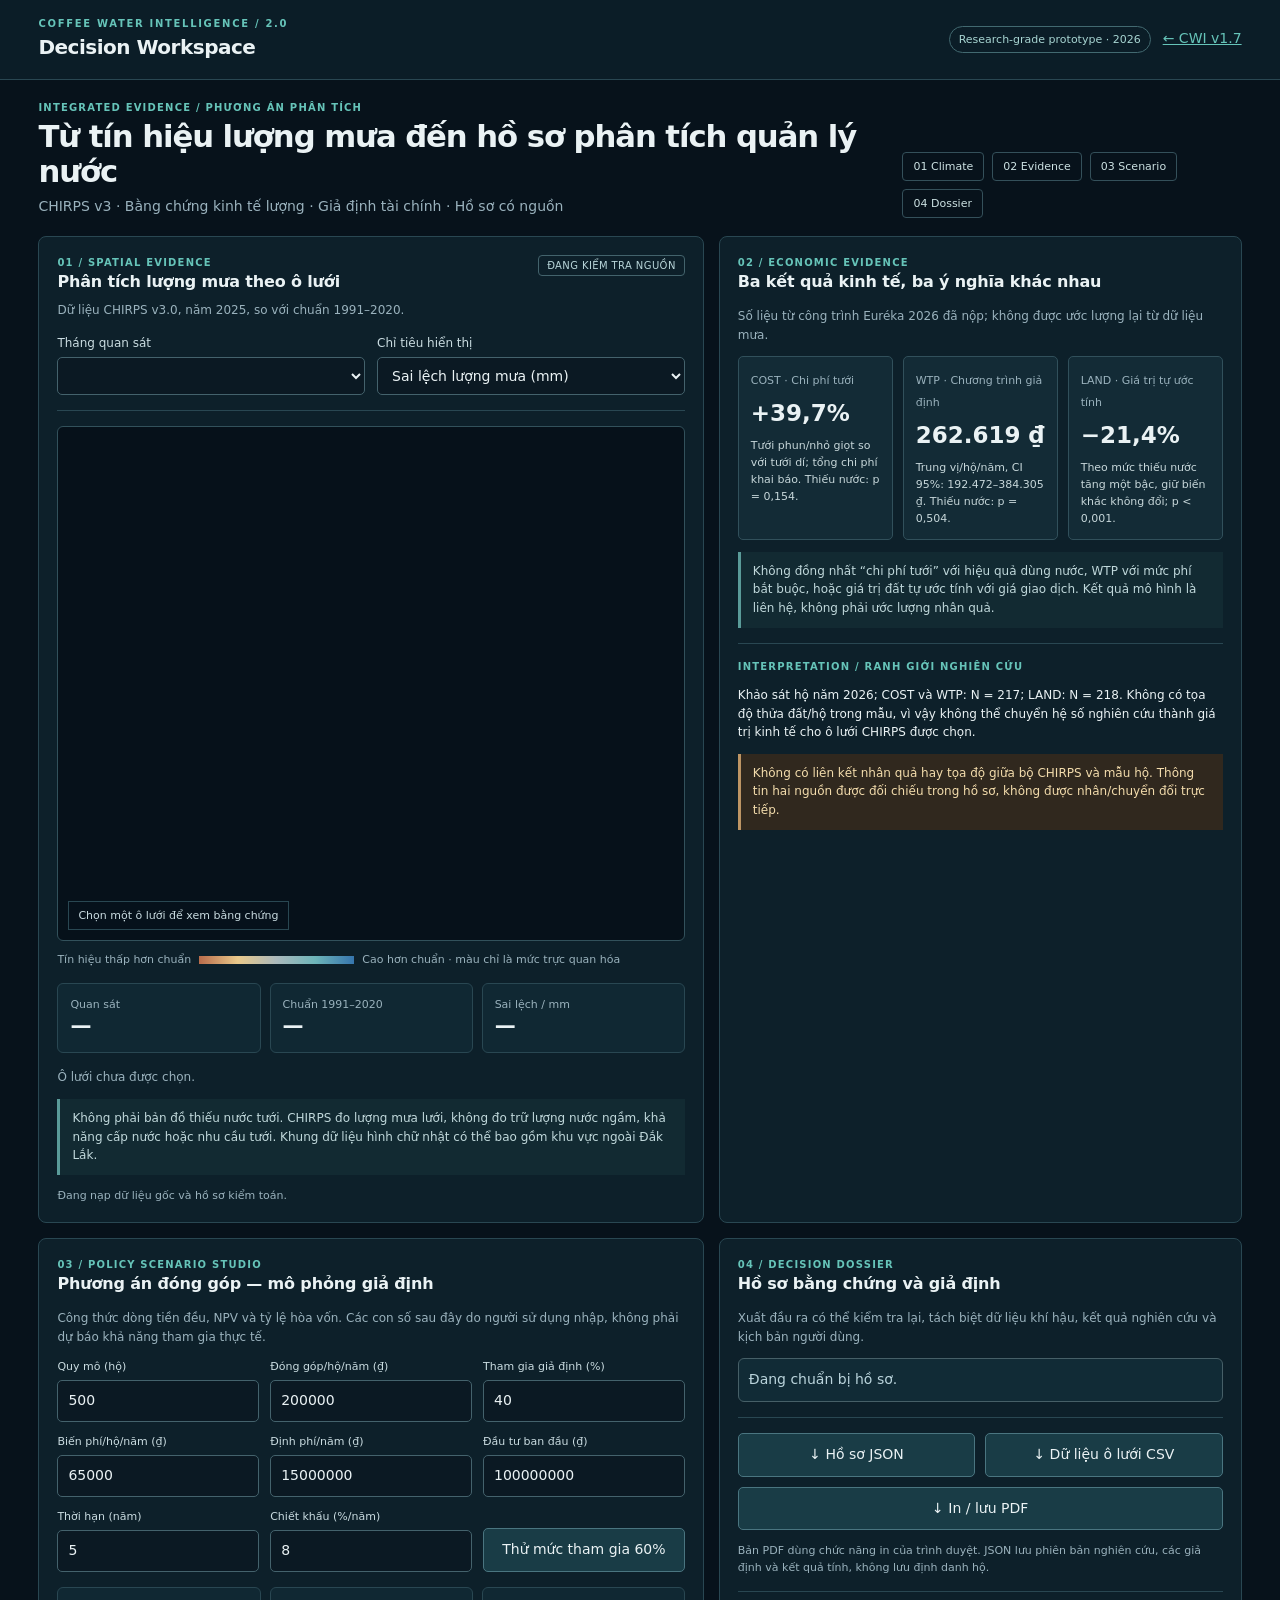
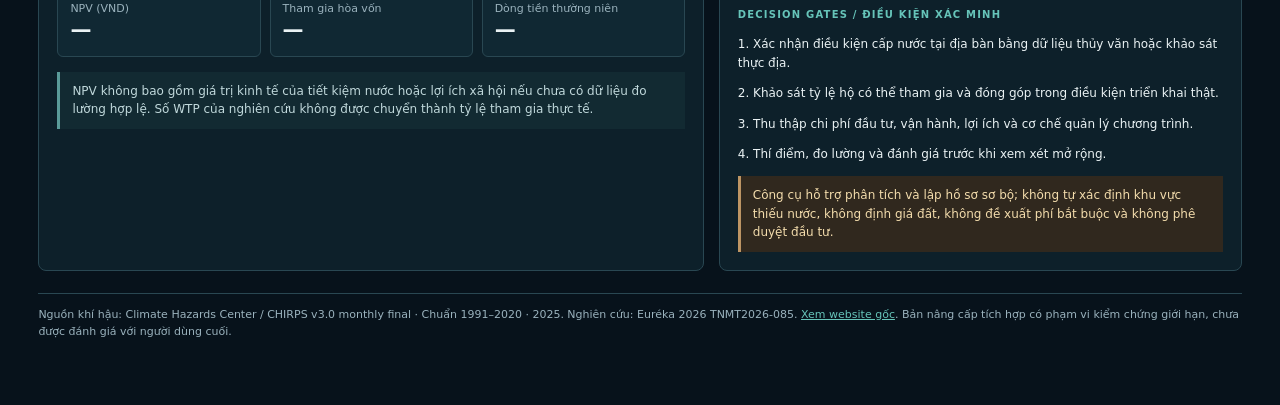
<file: decision-workspace.html>
<!doctype html>
<html lang="vi"><head><meta charset="utf-8"><meta name="viewport" content="width=device-width, initial-scale=1">
<title>CWI Decision Workspace · Research Prototype</title>
<style>
:root{color-scheme:dark;--bg:#07121b;--panel:#0d202a;--panel2:#142c36;--line:#294752;--text:#eaf2f4;--muted:#9ab2bd;--teal:#66c4b9;--warn:#ebc583;--red:#ed9c91}
*{box-sizing:border-box}body{margin:0;background:var(--bg);color:var(--text);font:14px/1.55 system-ui,-apple-system,Segoe UI,sans-serif}a{color:var(--teal)}button,select,input{font:inherit}button{border:1px solid #4a7580;background:#193c46;color:var(--text);border-radius:5px;padding:10px 14px;cursor:pointer}button:hover{background:#28525e}button:focus-visible,input:focus-visible,select:focus-visible{outline:2px solid var(--teal);outline-offset:2px}button:disabled{opacity:.45;cursor:default}header{border-bottom:1px solid var(--line);background:#0b1d27;padding:16px clamp(15px,3vw,44px);display:flex;gap:18px;align-items:center;justify-content:space-between}.brand{font-size:20px;font-weight:700;letter-spacing:-.025em}.brand small{display:block;font-size:10px;letter-spacing:.17em;color:var(--teal);font-weight:600}.topright{display:flex;align-items:center;gap:12px;flex-wrap:wrap}.pill{border:1px solid #426970;color:#a8d5d2;padding:4px 9px;border-radius:30px;font-size:11px}.wrap{max-width:1580px;margin:auto;padding:20px clamp(15px,3vw,44px) 65px}.intro{display:flex;justify-content:space-between;gap:18px;align-items:flex-end;margin-bottom:18px}.intro h1{font-size:clamp(24px,2.4vw,35px);line-height:1.14;letter-spacing:-.035em;margin:4px 0 7px}.muted{color:var(--muted)}.small{font-size:12px}.tiny{font-size:11px}.grid{display:grid;grid-template-columns:minmax(0,1.12fr) minmax(330px,.88fr);gap:15px}.panel{border:1px solid var(--line);background:var(--panel);border-radius:8px;padding:18px;min-width:0}.panel h2{font-size:16px;letter-spacing:-.01em;margin:0 0 6px}.eyebrow{color:var(--teal);font-size:10px;font-weight:700;letter-spacing:.12em;text-transform:uppercase}.sectiontop{display:flex;align-items:flex-start;justify-content:space-between;gap:15px;margin-bottom:14px}.two{display:grid;grid-template-columns:repeat(2,minmax(0,1fr));gap:12px}.metrics{display:grid;grid-template-columns:repeat(3,minmax(0,1fr));gap:9px;margin:15px 0}.metric{border:1px solid var(--line);background:#102833;border-radius:6px;padding:12px;min-width:0}.metric b{font-size:21px;line-height:1.3;display:block;letter-spacing:-.02em;word-wrap:break-word}.metric span{display:block;color:var(--muted);font-size:11px}label{color:#cadce1;font-size:12px;display:block;margin-bottom:5px}select,input{background:#0b1923;border:1px solid #44626c;color:var(--text);border-radius:5px;padding:9px 10px;width:100%;min-width:0}select{cursor:pointer}.mapframe{background:#06111a;border:1px solid #32515b;border-radius:6px;overflow:hidden;position:relative}.mapframe canvas{display:block;width:100%;height:auto;cursor:crosshair;image-rendering:pixelated}.mapframe .mapstamp{position:absolute;bottom:10px;left:10px;background:#06111ce8;border:1px solid var(--line);padding:5px 9px;color:#c9dbe0;font-size:11px;pointer-events:none}.legend{display:flex;gap:8px;align-items:center;font-size:11px;color:var(--muted);margin-top:10px;flex-wrap:wrap}.ramp{height:8px;width:155px;background:linear-gradient(90deg,#b86c4b,#e9c98b,#abbabc,#6db5b9,#3675ad)}.note{border-left:3px solid #5a9b99;background:#122a32;padding:10px 12px;color:#c0d8db;font-size:12px;margin-top:12px}.warn{border-left-color:#bd9564;background:#30281e;color:#f3dcac}.line{border-top:1px solid var(--line);margin:15px 0}.tag{display:inline-block;padding:2px 8px;border-radius:4px;border:1px solid #43636c;color:#b8d5d9;font-size:10px;text-transform:uppercase;letter-spacing:.04em}.ev{display:grid;grid-template-columns:repeat(3,minmax(0,1fr));gap:10px}.ev article{background:#132b36;border:1px solid #31505b;padding:12px;border-radius:5px}.ev article strong{display:block;font-size:23px;line-height:1.35;margin:7px 0}.ev article span{font-size:11px;color:var(--muted)}.ev article p{margin:8px 0 0;font-size:11px;color:#c7d7da}.formgrid{display:grid;grid-template-columns:repeat(3,minmax(0,1fr));gap:11px}.formgrid label{font-size:11px}.value{font-size:29px;font-weight:740;letter-spacing:-.03em}.positive{color:#79d6b4}.negative{color:#f6a59a}.controls{display:flex;gap:10px;flex-wrap:wrap}.controls button{flex:1 1 170px}.status{border:1px solid #465f67;padding:10px;border-radius:6px;color:#bad4dc;background:#112b36}.footnote{font-size:11px;color:var(--muted);margin:12px 0 0}.full{grid-column:1/-1}.number{font-variant-numeric:tabular-nums}.steps{display:flex;gap:8px;flex-wrap:wrap}.steps span{border:1px solid #34505a;padding:5px 10px;border-radius:4px;font-size:11px;color:#cce1e2}.footer{margin-top:22px;border-top:1px solid var(--line);padding-top:12px;color:var(--muted);font-size:11px}.printreport{display:none}@media(max-width:960px){.grid{grid-template-columns:1fr}.formgrid{grid-template-columns:repeat(2,minmax(0,1fr))}}@media(max-width:640px){.intro{display:block}.metrics,.ev,.two{grid-template-columns:1fr}.formgrid{grid-template-columns:1fr}header{flex-wrap:wrap}.panel{padding:14px}}@media print{body{background:white;color:#172833}header,.noprint,.mapframe,.legend{display:none!important}.grid{display:block}.panel{border:1px solid #b4c4cd;break-inside:avoid;margin-bottom:12px;background:white;color:#192b35}.metric,.ev article{background:#f3f7f8;color:#1d333d}.muted,.footnote,.metric span,.ev article p,.ev article span{color:#455863}.printreport{display:block}.wrap{max-width:none;padding:0}.intro h1{font-size:23px}.footer{color:#455863}.note{background:#eff5f5;color:#273c43}.value{color:#1b433d}} 
</style></head><body>
<header><div class="brand"><small>COFFEE WATER INTELLIGENCE / 2.0</small>Decision Workspace</div><div class="topright"><span class="pill">Research-grade prototype · 2026</span><a href="./index.html">← CWI v1.7</a></div></header>
<main class="wrap"><section class="intro"><div><div class="eyebrow">INTEGRATED EVIDENCE / PHƯƠNG ÁN PHÂN TÍCH</div><h1>Từ tín hiệu lượng mưa đến hồ sơ phân tích quản lý nước</h1><div class="muted">CHIRPS v3 · Bằng chứng kinh tế lượng · Giả định tài chính · Hồ sơ có nguồn</div></div><div class="steps noprint"><span>01 Climate</span><span>02 Evidence</span><span>03 Scenario</span><span>04 Dossier</span></div></section>
<section class="grid">
<div class="panel"><div class="sectiontop"><div><div class="eyebrow">01 / SPATIAL EVIDENCE</div><h2>Phân tích lượng mưa theo ô lưới</h2><p class="muted small" style="margin:0">Dữ liệu CHIRPS v3.0, năm 2025, so với chuẩn 1991–2020.</p></div><span class="tag" id="auditBadge">Đang kiểm tra nguồn</span></div>
<div class="two noprint"><div><label for="month">Tháng quan sát</label><select id="month"></select></div><div><label for="field">Chỉ tiêu hiển thị</label><select id="field"><option value="diff">Sai lệch lượng mưa (mm)</option><option value="rain">Lượng mưa 2025 (mm)</option><option value="normal">Lượng mưa chuẩn 1991–2020 (mm)</option><option value="percent">Sai lệch so với chuẩn (%)</option></select></div></div>
<div class="line noprint"></div><div class="mapframe"><canvas id="map" width="800" height="656" aria-label="Bản đồ ô lưới CHIRPS có thể nhấp chọn"></canvas><span class="mapstamp" id="mapstamp">Chọn một ô lưới để xem bằng chứng</span></div><div class="legend noprint"><span>Tín hiệu thấp hơn chuẩn</span><span class="ramp"></span><span>Cao hơn chuẩn · màu chỉ là mức trực quan hóa</span></div>
<div class="metrics"><div class="metric"><span>Quan sát</span><b id="rainval">—</b></div><div class="metric"><span>Chuẩn 1991–2020</span><b id="baseval">—</b></div><div class="metric"><span>Sai lệch / mm</span><b id="diffval">—</b></div></div><div class="small muted" id="coords">Ô lưới chưa được chọn.</div>
<div class="note">Không phải bản đồ thiếu nước tưới. CHIRPS đo lượng mưa lưới, không đo trữ lượng nước ngầm, khả năng cấp nước hoặc nhu cầu tưới. Khung dữ liệu hình chữ nhật có thể bao gồm khu vực ngoài Đắk Lắk.</div>
<p class="footnote" id="source">Đang nạp dữ liệu gốc và hồ sơ kiểm toán.</p></div>
<div class="panel"><div class="eyebrow">02 / ECONOMIC EVIDENCE</div><h2>Ba kết quả kinh tế, ba ý nghĩa khác nhau</h2><p class="muted small">Số liệu từ công trình Euréka 2026 đã nộp; không được ước lượng lại từ dữ liệu mưa.</p>
<div class="ev"><article><span>COST · Chi phí tưới</span><strong>+39,7%</strong><p>Tưới phun/nhỏ giọt so với tưới dí; tổng chi phí khai báo. Thiếu nước: p = 0,154.</p></article><article><span>WTP · Chương trình giả định</span><strong>262.619 ₫</strong><p>Trung vị/hộ/năm, CI 95%: 192.472–384.305 ₫. Thiếu nước: p = 0,504.</p></article><article><span>LAND · Giá trị tự ước tính</span><strong>−21,4%</strong><p>Theo mức thiếu nước tăng một bậc, giữ biến khác không đổi; p &lt; 0,001.</p></article></div>
<div class="note">Không đồng nhất “chi phí tưới” với hiệu quả dùng nước, WTP với mức phí bắt buộc, hoặc giá trị đất tự ước tính với giá giao dịch. Kết quả mô hình là liên hệ, không phải ước lượng nhân quả.</div>
<div class="line"></div><div class="eyebrow">INTERPRETATION / RANH GIỚI NGHIÊN CỨU</div><p class="small">Khảo sát hộ năm 2026; COST và WTP: N = 217; LAND: N = 218. Không có tọa độ thửa đất/hộ trong mẫu, vì vậy không thể chuyển hệ số nghiên cứu thành giá trị kinh tế cho ô lưới CHIRPS được chọn.</p><div class="note warn">Không có liên kết nhân quả hay tọa độ giữa bộ CHIRPS và mẫu hộ. Thông tin hai nguồn được đối chiếu trong hồ sơ, không được nhân/chuyển đổi trực tiếp.</div>
</div>
<div class="panel"><div class="eyebrow">03 / POLICY SCENARIO STUDIO</div><h2>Phương án đóng góp — mô phỏng giả định</h2><p class="muted small">Công thức dòng tiền đều, NPV và tỷ lệ hòa vốn. Các con số sau đây do người sử dụng nhập, không phải dự báo khả năng tham gia thực tế.</p>
<div class="formgrid noprint">
<div><label for="households">Quy mô (hộ)</label><input id="households" type="number" min="1" max="1000000" value="500"></div>
<div><label for="fee">Đóng góp/hộ/năm (₫)</label><input id="fee" type="number" min="0" max="1000000000" value="200000"></div>
<div><label for="uptake">Tham gia giả định (%)</label><input id="uptake" type="number" min="0" max="100" step=".1" value="40"></div>
<div><label for="operating">Biến phí/hộ/năm (₫)</label><input id="operating" type="number" min="0" max="1000000000" value="65000"></div>
<div><label for="fixed">Định phí/năm (₫)</label><input id="fixed" type="number" min="0" max="100000000000" value="15000000"></div>
<div><label for="capex">Đầu tư ban đầu (₫)</label><input id="capex" type="number" min="0" max="10000000000000" value="100000000"></div>
<div><label for="years">Thời hạn (năm)</label><input id="years" type="number" min="1" max="100" value="5"></div>
<div><label for="rate">Chiết khấu (%/năm)</label><input id="rate" type="number" min="0" max="100" step=".1" value="8"></div>
<div style="display:flex;align-items:flex-end"><button id="case60" type="button" style="width:100%">Thử mức tham gia 60%</button></div>
</div>
<div id="formerror" style="color:var(--red);margin-top:10px" role="status"></div>
<div class="metrics"><div class="metric"><span>NPV (VND)</span><b id="npv" class="number">—</b></div><div class="metric"><span>Tham gia hòa vốn</span><b id="breakEven" class="number">—</b></div><div class="metric"><span>Dòng tiền thường niên</span><b id="cash" class="number">—</b></div></div>
<div class="note">NPV không bao gồm giá trị kinh tế của tiết kiệm nước hoặc lợi ích xã hội nếu chưa có dữ liệu đo lường hợp lệ. Số WTP của nghiên cứu không được chuyển thành tỷ lệ tham gia thực tế.</div></div>
<div class="panel"><div class="eyebrow">04 / DECISION DOSSIER</div><h2>Hồ sơ bằng chứng và giả định</h2><p class="muted small">Xuất đầu ra có thể kiểm tra lại, tách biệt dữ liệu khí hậu, kết quả nghiên cứu và kịch bản người dùng.</p>
<div class="status" id="summary" aria-live="polite">Đang chuẩn bị hồ sơ.</div>
<div class="line"></div><div class="controls noprint"><button id="json">↓ Hồ sơ JSON</button><button id="csv">↓ Dữ liệu ô lưới CSV</button><button id="pdf">↓ In / lưu PDF</button></div>
<p class="footnote">Bản PDF dùng chức năng in của trình duyệt. JSON lưu phiên bản nghiên cứu, các giả định và kết quả tính, không lưu định danh hộ.</p>
<div class="line"></div><div class="eyebrow">DECISION GATES / ĐIỀU KIỆN XÁC MINH</div><p class="small">1. Xác nhận điều kiện cấp nước tại địa bàn bằng dữ liệu thủy văn hoặc khảo sát thực địa.</p><p class="small">2. Khảo sát tỷ lệ hộ có thể tham gia và đóng góp trong điều kiện triển khai thật.</p><p class="small">3. Thu thập chi phí đầu tư, vận hành, lợi ích và cơ chế quản lý chương trình.</p><p class="small">4. Thí điểm, đo lường và đánh giá trước khi xem xét mở rộng.</p>
<div class="note warn">Công cụ hỗ trợ phân tích và lập hồ sơ sơ bộ; không tự xác định khu vực thiếu nước, không định giá đất, không đề xuất phí bắt buộc và không phê duyệt đầu tư.</div></div>
</section><div class="footer">Nguồn khí hậu: Climate Hazards Center / CHIRPS v3.0 monthly final · Chuẩn 1991–2020 · 2025. Nghiên cứu: Euréka 2026 TNMT2026-085. <a href="./index.html">Xem website gốc</a>. Bản nâng cấp tích hợp có phạm vi kiểm chứng giới hạn, chưa được đánh giá với người dùng cuối.</div></main>
<script>
'use strict';
const $=id=>document.getElementById(id);
const money=n=>Number.isFinite(n)?Math.round(n).toLocaleString('vi-VN')+' ₫':'—';
const mm=n=>Number.isFinite(n)?n.toLocaleString('vi-VN',{maximumFractionDigits:1})+' mm':'—';
const clamp=(x,a,b)=>Math.max(a,Math.min(b,x));
const inputs=['households','fee','uptake','operating','fixed','capex','years','rate'];
let climate=null,audit=null,selected=0,scn=null;
function annuity(rate,years){return rate===0?years:(1-Math.pow(1+rate,-years))/rate}
function calculate(v){for(const [k,x] of Object.entries(v)){if(!Number.isFinite(x)||x<0)throw Error('Thông số không hợp lệ: '+k)}if(!Number.isInteger(v.years)||v.years<1||v.years>100||v.households<1||v.households>1e6||v.uptake>100||v.rate>100)throw Error('Kiểm tra năm, số hộ, tỷ lệ tham gia và chiết khấu.');const a=annuity(v.rate/100,v.years),income=v.households*v.fee*v.uptake/100,cost=v.households*v.operating+v.fixed,annual=income-cost,npv=-v.capex+annual*a,threshold=(cost+v.capex/a)/(v.households*v.fee)*100;return{annuityFactor:a,revenueAnnual:income,costAnnual:cost,cashAnnual:annual,npv,breakEvenUptake:v.fee>0?threshold:null}}
function values(){return Object.fromEntries(inputs.map(k=>[k,Number($(k).value)]))}
function currentCell(){if(!climate)return null;const p=climate.periods[Number($('month').value)-1],b=climate.baseline.months[Number($('month').value)-1];const r=p.values[selected],n=b.values[selected],g=climate.grid,valid=Number.isFinite(r)&&Number.isFinite(n);return{index:selected,row:Math.floor(selected/g.width),col:selected%g.width,lat:g.north+(Math.floor(selected/g.width)+.5)*g.dy,lon:g.west+((selected%g.width)+.5)*g.dx,month:p.month,year:p.year,rainfallMm:valid?r:null,normalMm:valid?n:null,anomalyMm:valid?r-n:null,anomalyPct:valid&&n>0?(r-n)/n*100:null,valid}}
function refreshScenario(){try{const v=values(),res=calculate(v);scn={assumptions:v,outputs:res};$('formerror').textContent='';$('npv').textContent=money(res.npv);$('npv').className=res.npv>=0?'number positive':'number negative';$('cash').textContent=money(res.cashAnnual);$('breakEven').textContent=res.breakEvenUptake===null?'Không xác định':res.breakEvenUptake.toLocaleString('vi-VN',{maximumFractionDigits:1})+'%'+(res.breakEvenUptake>100?'*':'')}catch(e){scn=null;$('formerror').textContent=e.message;for(const id of ['npv','cash','breakEven'])$(id).textContent='—'}refreshSummary()}
function refreshSummary(){const c=currentCell();let a=c&&c.valid?'Ô lưới ('+c.lat.toFixed(3)+', '+c.lon.toFixed(3)+'), tháng '+c.month+'/2025: '+mm(c.rainfallMm)+', chênh chuẩn '+mm(c.anomalyMm)+'.':'Chưa có số liệu ô lưới hợp lệ.';const f=scn?'NPV giả định: '+money(scn.outputs.npv)+'. Tỷ lệ tham gia: '+scn.assumptions.uptake+'%.':'Phương án chưa hợp lệ.';$('summary').textContent='KHÍ HẬU (CHIRPS): '+a+'\n\nKINH TẾ LƯỢNG: ba hợp phần độc lập, không suy ra kết quả theo ô lưới.\n\nKỊCH BẢN: '+f}
function color(v,kind){if(!Number.isFinite(v))return '#07121b';if(kind==='rain'||kind==='normal'){let u=clamp(v/500,0,1);return 'hsl('+(207-173*u)+' 52% '+(17+48*u)+'%)'}if(kind==='percent'){v=clamp(v,-100,100)}else v=clamp(v,-200,200)/2;let t=(v+100)/200;if(t<.5){let q=t*2;return 'hsl('+(24+155*q)+' '+(51-20*q)+'% '+(43+15*q)+'%)'}let q=(t-.5)*2;return 'hsl('+(179+30*q)+' '+(31+18*q)+'% '+(58-20*q)+'%)'}
function renderMap(){if(!climate)return;const cv=$('map'),ctx=cv.getContext('2d'),g=climate.grid,p=climate.periods[Number($('month').value)-1],b=climate.baseline.months[Number($('month').value)-1],kind=$('field').value;cv.width=g.width*16;cv.height=g.height*16;for(let i=0;i<g.width*g.height;i++){let r=p.values[i],n=b.values[i],v=kind==='rain'?r:kind==='normal'?n:kind==='percent'?(Number.isFinite(n)&&n>0?(r-n)/n*100:null):(Number.isFinite(r)&&Number.isFinite(n)?r-n:null);ctx.fillStyle=color(v,kind);ctx.fillRect((i%g.width)*16,Math.floor(i/g.width)*16,16,16)}const c=currentCell();if(c){ctx.strokeStyle='#fff';ctx.lineWidth=2.5;ctx.strokeRect(c.col*16+1,c.row*16+1,14,14);$('rainval').textContent=mm(c.rainfallMm);$('baseval').textContent=mm(c.normalMm);$('diffval').textContent=mm(c.anomalyMm);$('coords').textContent='Tọa độ tâm ô lưới ≈ '+c.lat.toFixed(4)+'°N, '+c.lon.toFixed(4)+'°E · '+(c.valid?'Dữ liệu hợp lệ':'Ô không có dữ liệu hợp lệ');$('mapstamp').textContent='CHIRPS v3 · '+c.month+'/2025 · ô '+c.row+','+c.col}}refreshSummary()}
function dossier(){return{schema:'CWI-Decision-Dossier-v2',generatedAt:new Date().toISOString(),research:{project:'TNMT2026-085',scope:'Cross-sectional household associations; not causal or geocoded household outcomes',sample:{COST:217,WTP:217,LAND:218},cost:{relativePct:39.7,shortageP:0.154,limitations:'Reported total cost is not water efficiency'},wtp:{medianVndHouseholdYear:262619,ci95:[192472,384305],shortageP:0.504,limitations:'Hypothetical stated choice; not a fee or actual uptake'},land:{conditionalAssociationPct:-21.4,shortagePUpperBound:0.001,limitations:'Self-assessed value; not transaction price or causal effect'}},climate:audit&&audit.status==='PASS'?{dataset:'CHIRPS v3.0 monthly final',referencePeriod:'1991–2020',observedYear:2025,auditStatus:audit.status,auditCreatedAt:audit.createdAt,spatialScope:'rectangular analysis viewport, not Dak Lak administrative polygon',cell:currentCell()}:null,scenario:scn,cautions:['CHIRPS rainfall does not measure irrigation water availability','No household coordinates; no cell-level economic or causal inference','Participation and cost assumptions are not forecasts','Verify hydrology, local program terms and actual uptake before decisions']}}
function download(name,text,type){const url=URL.createObjectURL(new Blob([text],{type})),a=document.createElement('a');a.href=url;a.download=name;document.body.append(a);a.click();a.remove();setTimeout(()=>URL.revokeObjectURL(url),1000)}
function csvQuote(v){return '"'+String(v??'').replace(/"/g,'""')+'"'}
function exportCsv(){const c=currentCell();if(!c||!c.valid){alert('Chọn ô lưới có dữ liệu hợp lệ trước khi xuất.');return}const h=Object.keys(c),vals=h.map(k=>csvQuote(c[k]));download('cwi-chirps-cell-2025.csv','\ufeff'+h.map(csvQuote).join(',')+'\n'+vals.join(',')+'\n','text/csv;charset=utf-8')}
function initEvents(){for(const id of inputs)$(id).addEventListener('input',refreshScenario);$('case60').addEventListener('click',()=>{$('uptake').value='60';refreshScenario()});for(const id of ['month','field'])$(id).addEventListener('change',renderMap);$('map').addEventListener('click',e=>{if(!climate)return;const rect=e.currentTarget.getBoundingClientRect(),g=climate.grid,col=clamp(Math.floor((e.clientX-rect.left)/rect.width*g.width),0,g.width-1),row=clamp(Math.floor((e.clientY-rect.top)/rect.height*g.height),0,g.height-1);selected=row*g.width+col;renderMap()});$('json').addEventListener('click',()=>download('cwi-decision-dossier.json',JSON.stringify(dossier(),null,2),'application/json;charset=utf-8'));$('csv').addEventListener('click',exportCsv);$('pdf').addEventListener('click',()=>window.print())}
async function init(){initEvents();for(let i=1;i<=12;i++)$('month').add(new Option('Tháng '+i,i));$('month').value='1';refreshScenario();try{const [ar,dr]=await Promise.all([fetch('./data/chirps-v3-cog-audit.json',{cache:'no-cache'}),fetch('./data/chirps-v3-daklak.json',{cache:'no-cache'})]);if(!ar.ok||!dr.ok)throw Error('Không tải được nguồn dữ liệu khí hậu');audit=await ar.json();if(audit.status!=='PASS')throw Error('Hồ sơ CHIRPS chưa đạt PASS');climate=await dr.json();const g=climate.grid;if(g.width*g.height!==climate.periods[0].values.length||climate.periods.length!==12||climate.baseline.months.length!==12||climate.dataset!=='CHIRPS v3.0 monthly final')throw Error('Dữ liệu CHIRPS không đáp ứng cấu trúc công bố');selected=climate.periods[0].values.findIndex((x,i)=>Number.isFinite(x)&&Number.isFinite(climate.baseline.months[0].values[i]));if(selected<0)throw Error('Không tìm thấy ô dữ liệu hợp lệ');$('auditBadge').textContent='CHIRPS · AUDIT PASS';$('source').textContent='Nguồn: Climate Hazards Center, CHIRPS v3 monthly final · Pipeline audit '+audit.status+' · '+audit.createdAt+' · 360 tháng chuẩn và 12 tháng năm 2025 · Khung hình chữ nhật, không phải ranh giới hành chính.';renderMap()}catch(e){$('auditBadge').textContent='KHÔNG CÓ DỮ LIỆU XÁC MINH';$('source').textContent='Không thể sử dụng dữ liệu: '+e.message+'; không hiển thị số liệu giả.';$('mapstamp').textContent='Lỗi nạp hoặc kiểm chứng nguồn';refreshSummary()}}
init();
</script></body></html>
</file>
